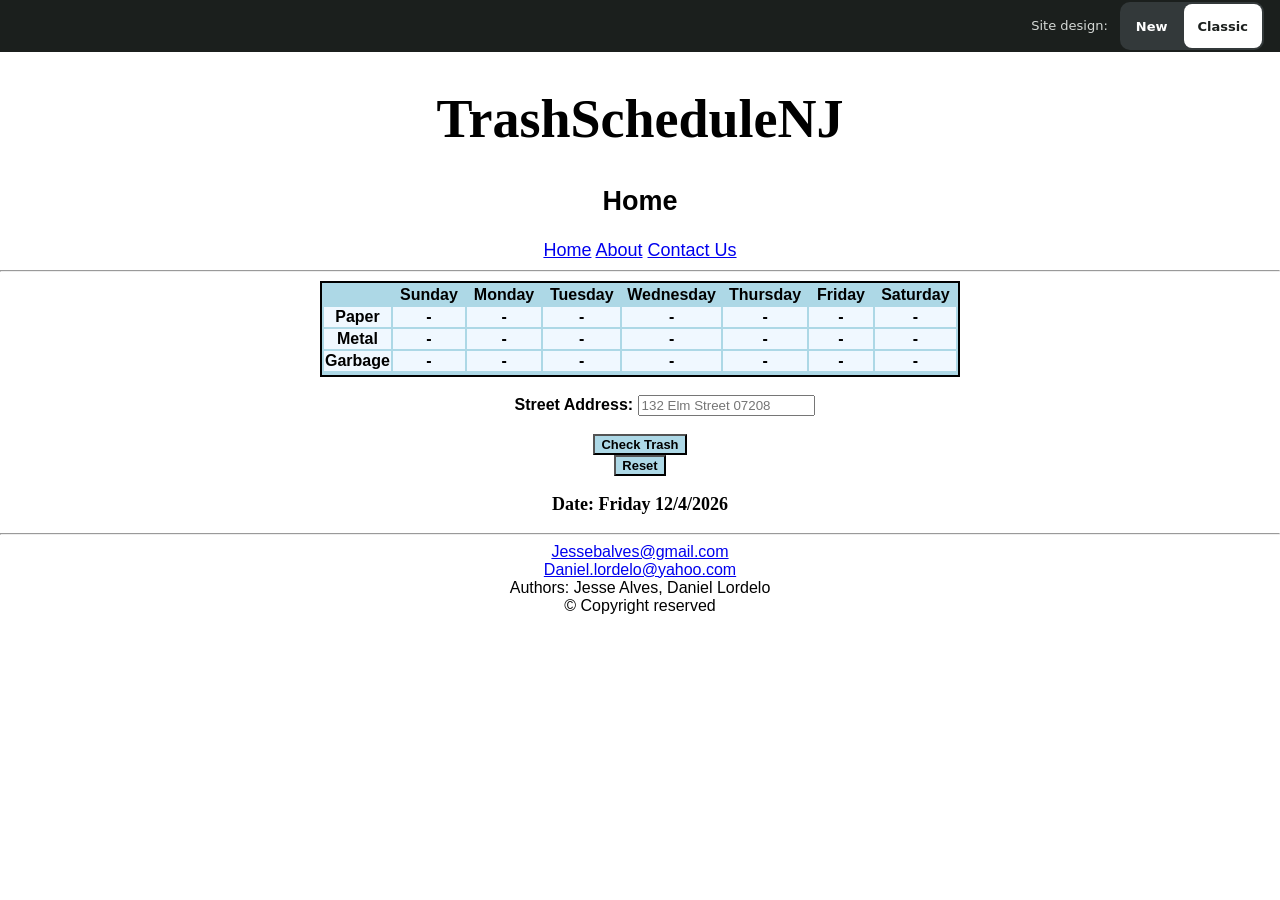
<file: Trash_Schedule_Website/classic/index.html>
<!DOCTYPE html>
<html lang="en">
    <head>
        <meta charset="UTF-8">
        <meta name = "viewport" content="width=device-width, initial-scale =1.0">
        <title>TrashScheduleNJ - Home</title>
        <link rel="stylesheet" href="style.css">
        <!--Browser tab icon: a wastebin-->
        <link rel="icon" href="../favicon.svg" type="image/svg+xml">
        <link rel="icon" href="../favicon.ico" sizes="32x32 48x48">
        <link rel="apple-touch-icon" href="../apple-touch-icon.png">
        <!--The "Site design: New | Classic" bar, see design-switch.js-->
        <script src="../design-switch.js" data-ui="classic"></script>
        </head>
        <body>

            <!--Header-->
            <header style="text-align: center;font-size: large;">
            <h1>TrashScheduleNJ</h1>
            <h2>Home</h2>
            <a href="index.html">Home</a>
            <a href="about.html">About</a>
            <a href="contact.html">Contact Us</a>
            <hr>
            </header>

                <!--Main-->
                <main>
                        <!--Table-->
                        <table id = "trash_table" align="center">
                            <!--Table Row-->
                            <tr align="center" style = "background-color: lightblue;">
                                <!--Table Header-->
                                <!--Days of the week-->
                                <th ></th>
                                <th width= "150">Sunday</th>
                                <th width= "150">Monday</th>
                                <th width= "150">Tuesday</th>
                                <th width= "150">Wednesday</th>
                                <th width= "150">Thursday</th>
                                <th width= "150">Friday</th>
                                <th width ="150">Saturday</th>
                            </tr>
                            <tr style = "background-color: aliceblue;">
                                <!--Paper Table Row-->
                                <th>Paper</th>
                                <th class = "Paper" id = "Sunday">-</th>
                                <th class = "Paper" id ="Monday">-</th>
                                <th class = "Paper" id ="Tuesday">-</th>
                                <th class = "Paper" id ="Wednesday">-</th>
                                <th class = "Paper" id = "Thursday">-</th>
                                <th class = "Paper" id = "Friday">-</th>
                                <th class = "Paper" id = "Saturday">-</th>
                            </tr>
                            <tr style = "background-color: aliceblue;">
                                <!--Metal Table Row-->
                                <th>Metal</th>
                                <th class = "Metal" id ="Sunday">-</th>
                                <th class = "Metal" id ="Monday">-</th>
                                <th class = "Metal" id ="Tuesday">-</th>
                                <th class = "Metal" id ="Wednesday">-</th>
                                <th class = "Metal" id ="Thursday">-</th>
                                <th class = "Metal" id = "Friday">-</th>
                                <th class = "Metal" id = "Saturday">-</th>
                            </tr>
                            <tr style = "background-color: aliceblue;">
                                <!--Garbage Table Row-->
                                <th>Garbage</th>
                                <th class = "Garbage" id = "Sunday">-</th>
                                <th class = "Garbage" id ="Monday">-</th>
                                <th class = "Garbage" id ="Tuesday">-</th>
                                <th class = "Garbage" id ="Wednesday">-</th>
                                <th class = "Garbage" id = "Thursday">-</th>
                                <th class = "Garbage" id = "Friday">-</th>
                                <th class = "Garbage" id = "Saturday">-</th>
                            </tr>
                            <tr>
                                
                            </tr>
                        </table>         
            <br>

            <!--Form that is sent to test_server.py-->
            <form id = "test_server">

                <div id = "testo2">
                <label  for = "address"><b>Street Address: </b> </label>
                <!--<br> stands for line break, or next line. Similar to \n in python and c-->
                <input type = "text" id = "address" placeholder="132 Elm Street 07208" name = "address" required><br></br>
                </div>

                <div id = "table_buttons">
                <!--Submit button-->
                <button type="submit">Check Trash</button><br>
                <!--Reset button-->
                <button id = "reset" type="reset">Reset</button>
                </div>


                <h3 style ="text-align: center" id = "cmon"></h3>
                <h3 style="text-align: center;" id = "displayed_date"></h3>
                <h3 style = "text-align: center" id = "com3"></h3>
                <h3 style = "text-align: center" id = "com2"></h3>
            </form>
            <hr>
            </main>
            
            <!--Footer-->
            <footer style = "text-align: center;">
            <a href="mailto:jessebalves@gmail.com">Jessebalves@gmail.com</a><br>
            <a href="mailto:daniellordelo@gmail.com">Daniel.lordelo@yahoo.com</a><br>
            Authors: Jesse Alves, Daniel Lordelo<br>
            &copy; Copyright reserved<br>
            </footer>

            <!--Linking HTML document to javascript file-->
            <script src="index.js"></script>
            </body>
</html>
</file>
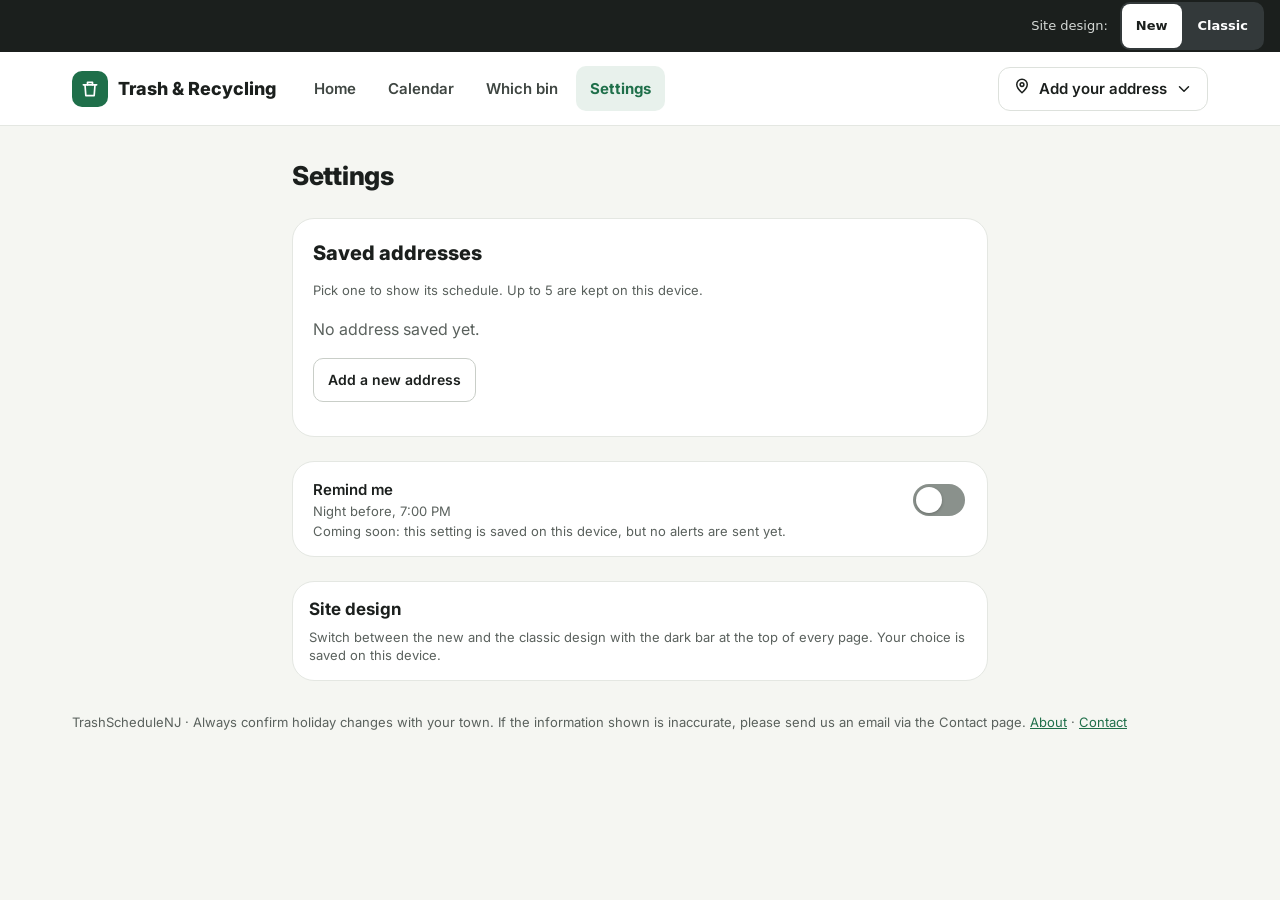
<file: Trash_Schedule_Website/settings.html>
<!DOCTYPE html>
<html lang="en">
<head>
<meta charset="UTF-8">
<meta name="viewport" content="width=device-width, initial-scale=1.0">
<meta name="theme-color" content="#1B1F1D">
<title>TrashScheduleNJ - Settings</title>
<link rel="preconnect" href="https://fonts.googleapis.com">
<link rel="preconnect" href="https://fonts.gstatic.com" crossorigin>
<link rel="stylesheet" href="https://fonts.googleapis.com/css2?family=Inter:wght@400;500;600;700;800&display=swap">
<link rel="stylesheet" href="app.css">
<!--Browser tab icon: a wastebin-->
<link rel="icon" href="favicon.svg" type="image/svg+xml">
<link rel="icon" href="favicon.ico" sizes="32x32 48x48">
<link rel="apple-touch-icon" href="apple-touch-icon.png">
<!--The "Site design: New | Classic" bar, shared with the classic pages-->
<script src="design-switch.js" data-ui="new"></script>
</head>
<body data-page="settings">
<a class="skip-link" href="#main">Skip to content</a>
<main id="main" class="single">
    <h1 class="page-title">Settings</h1>
    <section class="card setup" aria-labelledby="addr-title">
        <h2 class="card-title" id="addr-title">Saved addresses</h2>
        <p class="small muted">Pick one to show its schedule. Up to 5 are kept on this device.</p>
        <ul class="saved-list" id="settings-addresses" aria-labelledby="addr-title"></ul>
        <div class="button-row">
            <button type="button" class="button" id="change-address">Add a new address</button>
            <button type="button" class="button" id="forget" hidden>Forget all addresses</button>
        </div>
        <p class="small muted" role="status" id="forget-done"></p>
    </section>
    <section class="card remind" id="remind-card" aria-label="Reminders"><div id="remind"></div></section>
    <section class="card card-pad" aria-labelledby="design-title">
        <h2 class="card-title" id="design-title">Site design</h2>
        <p class="muted small" style="margin-top:6px">Switch between the new and the classic design with the dark bar at the top of every page. Your choice is saved on this device.</p>
    </section>
</main>
<script src="app.js"></script>
</body>
</html>
</file>
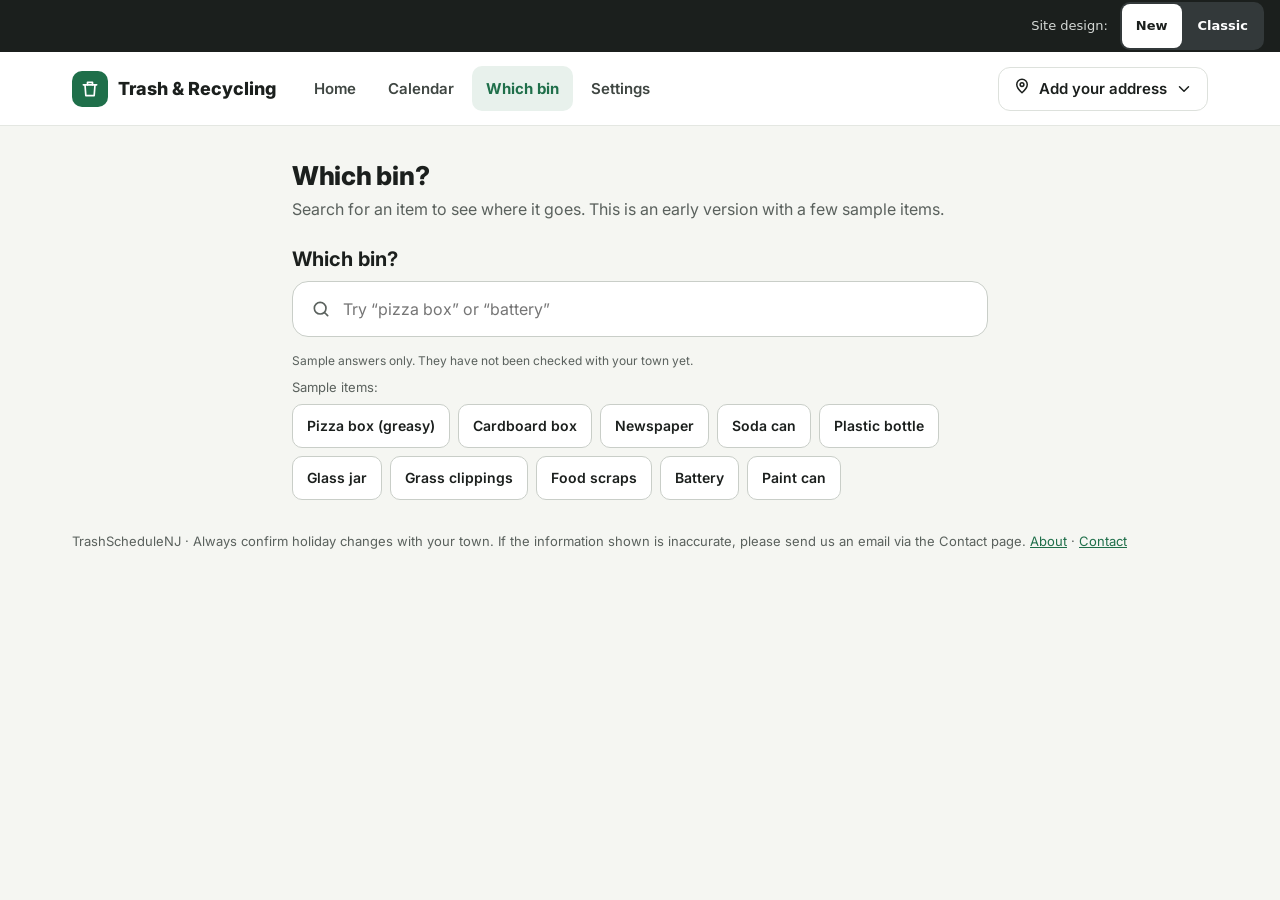
<file: Trash_Schedule_Website/which-bin.html>
<!DOCTYPE html>
<html lang="en">
<head>
<meta charset="UTF-8">
<meta name="viewport" content="width=device-width, initial-scale=1.0">
<meta name="theme-color" content="#1B1F1D">
<title>TrashScheduleNJ - Which bin</title>
<link rel="preconnect" href="https://fonts.googleapis.com">
<link rel="preconnect" href="https://fonts.gstatic.com" crossorigin>
<link rel="stylesheet" href="https://fonts.googleapis.com/css2?family=Inter:wght@400;500;600;700;800&display=swap">
<link rel="stylesheet" href="app.css">
<!--Browser tab icon: a wastebin-->
<link rel="icon" href="favicon.svg" type="image/svg+xml">
<link rel="icon" href="favicon.ico" sizes="32x32 48x48">
<link rel="apple-touch-icon" href="apple-touch-icon.png">
<!--The "Site design: New | Classic" bar, shared with the classic pages-->
<script src="design-switch.js" data-ui="new"></script>
</head>
<body data-page="which-bin">
<a class="skip-link" href="#main">Skip to content</a>
<main id="main" class="single">
    <div>
        <h1 class="page-title">Which bin?</h1>
        <p class="page-lead">Search for an item to see where it goes. This is an early version with a few sample items.</p>
    </div>
    <!--PLACEHOLDER: sample data from data/which-bin/<county>.json-->
    <section class="which" id="which"></section>
</main>
<script src="app.js"></script>
</body>
</html>
</file>
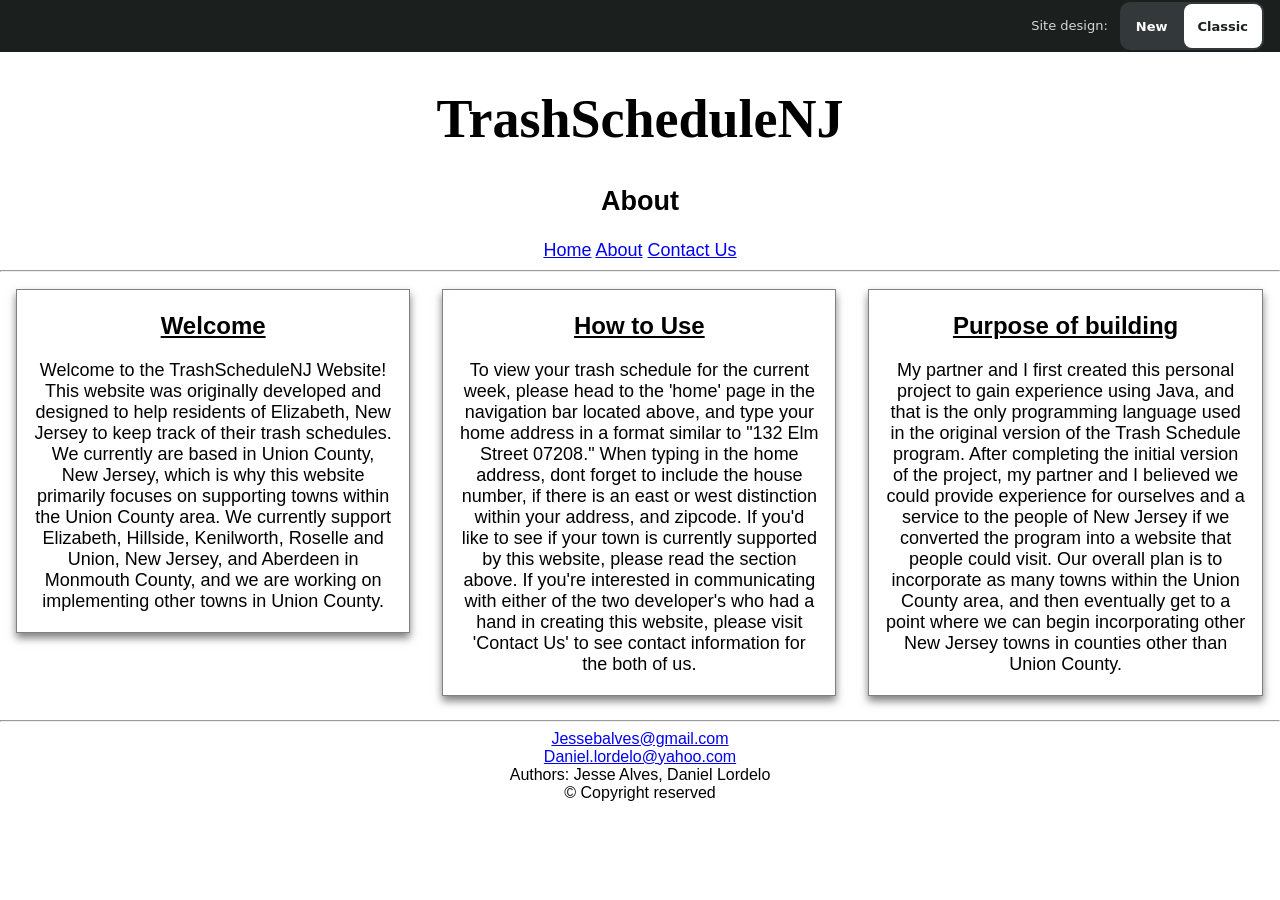
<file: Trash_Schedule_Website/classic/about.html>
<!DOCTYPE html>
<html lang="en">
    <head>
        <meta charset="UTF-8">
        <meta name = "viewport" content="width=device-width, initial-scale =1.0">
        <Title>TrashScheduleNJ - About</Title>
        <link rel = "stylesheet" href = "style.css">
        <!--Browser tab icon: a wastebin-->
        <link rel="icon" href="../favicon.svg" type="image/svg+xml">
        <link rel="icon" href="../favicon.ico" sizes="32x32 48x48">
        <link rel="apple-touch-icon" href="../apple-touch-icon.png">
        <!--The "Site design: New | Classic" bar, see design-switch.js-->
        <script src="../design-switch.js" data-ui="classic"></script>
    </head>


    <body>

        <!--Header-->
        <header style = "text-align: center;font-size: large;">
            <h1>TrashScheduleNJ</h1>
            <h2>About</h2>
            <!--Links to the other html pages-->
            <a href = "index.html">Home</a>
            <a href = "about.html">About</a>
            <a href = "contact.html">Contact Us</a><hr>
        </header>
    
        <!--Main-->
        <main>
            <!--Welcome to Website Paragraph-->
            <!--Code altered from: https://www.w3schools.com/howto/howto_css_about_page.asp-->
            <div class="column">
            <div class="card">
            <div class="container">
                <h2 align="center"><u>Welcome</u></h2>
                <p align="center" style = "font-size: 18px;">Welcome to the TrashScheduleNJ Website!
                     This website was originally developed and designed to help residents of Elizabeth, New Jersey
                     to keep track of their trash schedules. We currently are based in Union County, New Jersey,
                      which is why this website primarily focuses on supporting towns within the Union County area.
                    We currently support Elizabeth, Hillside, Kenilworth, Roselle and Union, New Jersey, and Aberdeen in Monmouth County, and we are working on implementing
                other towns in Union County.</p>
            </div>
            </div>
            </div>

            <!--How to Use Paragraph-->
            <div class="column">
            <div class="card">
            <div class="container">
            <h2 align="center"><u>How to Use</u></h2>
            <p align="center" style = "font-size: 18px;">To view your trash schedule for the current week,
                 please head to the 'home' page in the navigation bar located above, and type your home address
                  in a format similar to "132 Elm Street 07208." When typing in the home address, dont forget to
                   include the house number, if there is an east or west distinction within your address, and zipcode.
                    If you'd like to see if your town is currently supported by this website, please read the section above.
                    If you're interested in communicating with either of the two
                      developer's who had a hand in creating this website, please visit 'Contact Us' to see contact
                       information for the both of us.</p>
            </div>
            </div>
            </div>

            <!--Purpose of Building Paragraph-->
            <div class="column">
            <div class="card">
            <div class="container">
            <h2 align="center"><u>Purpose of building</u></h2>
            <p align="center" style = "font-size: 18px;">My partner and I first created this personal project to gain experience
                using Java, and that is the only programming language used in the original version of the Trash Schedule program.
                 After completing the initial version of the project, my partner and I believed we could provide experience for ourselves and a service to the people of New Jersey if
                 we converted the program into a website that people could visit. Our overall plan is to incorporate as 
                 many towns within the Union County area, and then eventually get to a
                   point where we can begin incorporating other New Jersey towns in counties other than Union County.</p>
            </div>
            </div>
            </div>
            </div>
            <hr>
        </main>

        <!--Footer-->
            <footer style = "text-align: center;">
            <a href="mailto:jessebalves@gmail.com">Jessebalves@gmail.com</a><br>
            <a href="mailto:daniellordelo@gmail.com">Daniel.lordelo@yahoo.com</a><br>
            Authors: Jesse Alves, Daniel Lordelo<br>
            &copy; Copyright reserved<br><br>
        </footer>
    </body>
</html>
</file>
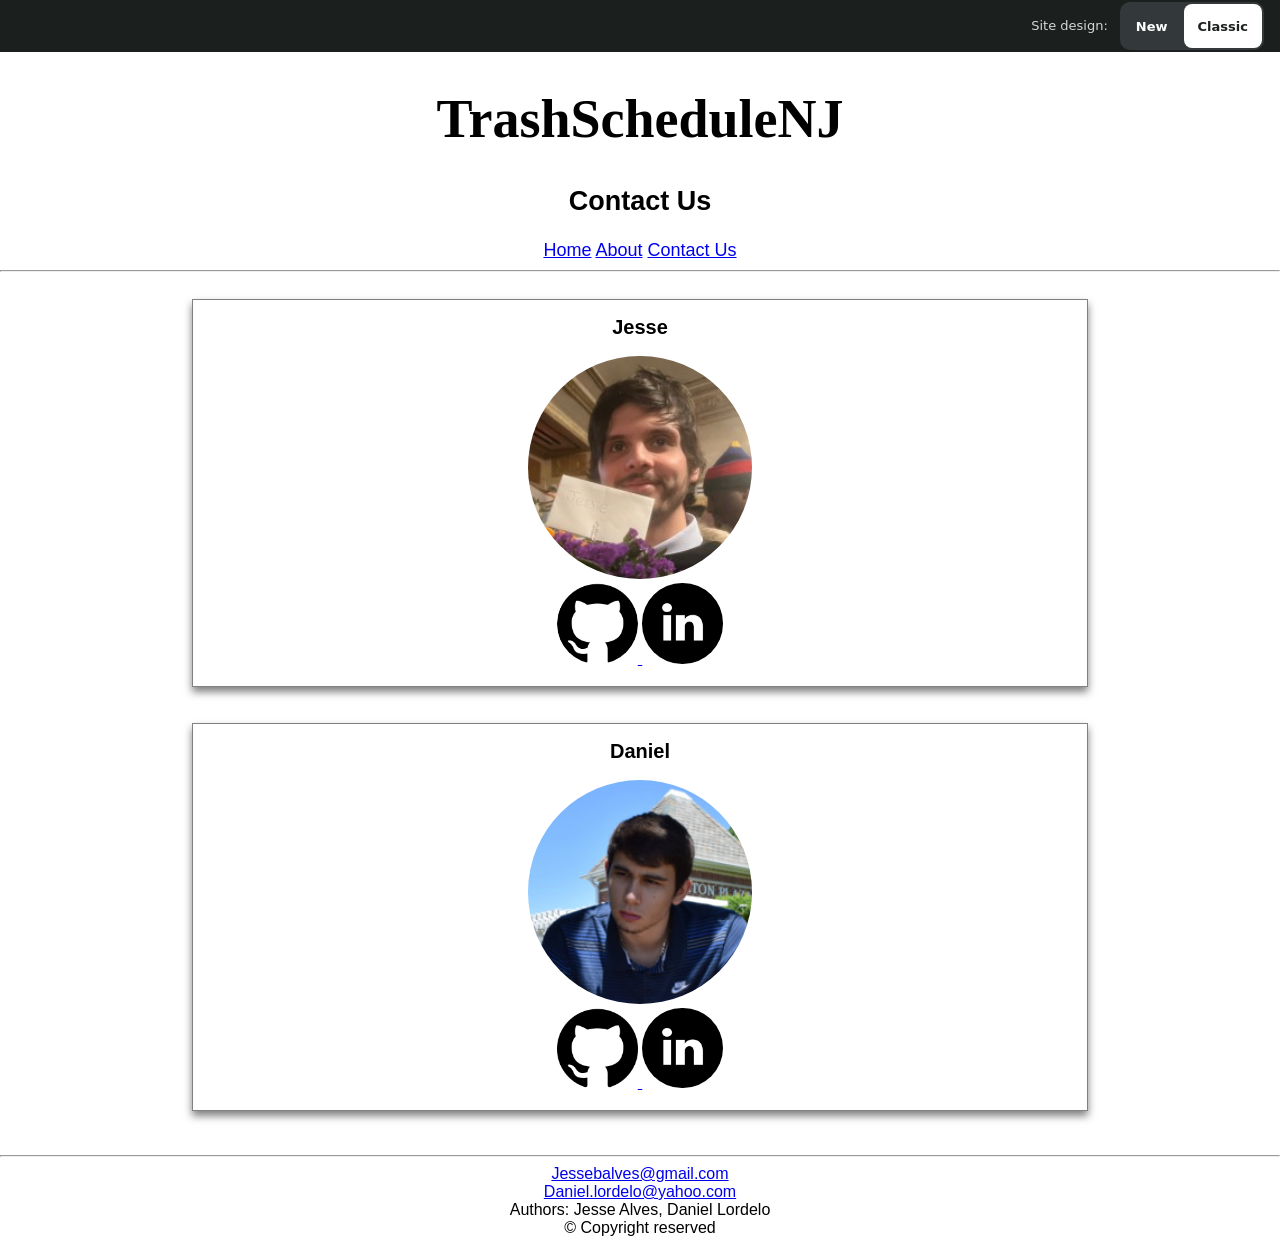
<file: Trash_Schedule_Website/classic/contact.html>
<!DOCTYPE html>
<html lang="en">
    <head>
        <meta charset="UTF-8">
        <meta name = "viewport" content="width=device-width, initial-scale =1.0">
        <Title>TrashScheduleNJ - Contact</Title>
        <link rel = "stylesheet" href = "style.css">
        <!--Browser tab icon: a wastebin-->
        <link rel="icon" href="../favicon.svg" type="image/svg+xml">
        <link rel="icon" href="../favicon.ico" sizes="32x32 48x48">
        <link rel="apple-touch-icon" href="../apple-touch-icon.png">
        <!--The "Site design: New | Classic" bar, see design-switch.js-->
        <script src="../design-switch.js" data-ui="classic"></script>
    </head>
    <body>

        <!--Header-->
        <header style = "text-align: center;font-size: large;">
            <h1>TrashScheduleNJ</h1>
            <h2>Contact Us</h2>
            <a href = "index.html">Home</a>
            <a href = "about.html">About</a>
            <a href = "contact.html">Contact Us</a><hr>
        </header>


        <!--Main-->
        <main>    

            <!--Meet the developers-->
            <!--<h3 style="text-align: center;font-size: 32px;"><u>Developers of TrashScheduleNJ</u></h3>-->

            <!--Jess-->
            <br>
            <div id = "testo1">
            <h2 style="font-size:20px;display: block;position: relative;">Jesse</h2>
            <img src = TrashSchedule_Images/Jess_Ugly_Ass.jpg id = "profile_pic" width = "25%"  style = "border-radius: 50%;display: inline-block;">

            <br>
            <a href = https://github.com/Jessebalves>
                <img src = "TrashSchedule_Images/Ghub_icon.png" id = "GitHub_Icon" alt = "Check out my GitHub" style = "display:inline-block;border-radius: 50%;" height="auto" width = "9%">
                </a>
    
                <a href = "https://www.linkedin.com/in/jessebalves10/" alt="My LinkedIn Page">
                    <img src = "TrashSchedule_Images/ohyeavector.png" id="LIN" style = "display:inline-block;border-radius: 50%;" width="9%" >
                </a> 
            <br><br>
            </div>
            <br><br>
            

            <!--Dan-->
            <div id="testo1">
            <h2 style="font-size: 20px;display: block;position: relative;">Daniel</h2>
            <img src = TrashSchedule_Images/Dan_Ugly_Ass.jpg id = "profile_pic" width = "25%" style = "border-radius: 50%;position: relative;display: inline-block;margin: auto;">
            <br>

            <a href = https://github.com/dmancanslam>
                <img src = "TrashSchedule_Images/Ghub_icon.png" id = "GitHub_Icon" alt = "Check out my GitHub" style = "display:inline-block;border-radius: 30%;" height="auto" width = "9%">
            </a>

            <a href = "https://www.linkedin.com/in/daniel-lordelo-20232/" alt="My LinkedIn Page">
                <img src = "TrashSchedule_Images/ohyeavector.png" id="LIN" style = "display:inline-block; border-radius: 50%;" width="9%" height="auto">
            </a>

            <br><br>
            </div>
            <br><br>
            
        </main>

        <!--Footer-->
        <footer style = "text-align: center;">
            <hr>
            <a href="mailto:jessebalves@gmail.com">Jessebalves@gmail.com</a><br>
            <a href="mailto:daniellordelo@gmail.com">Daniel.lordelo@yahoo.com</a><br>
            Authors: Jesse Alves, Daniel Lordelo<br>
            &copy; Copyright reserved<br><br>
        </footer>
    </body>
</html>
</file>
<file: Trash_Schedule_Website/classic/style.css>
/*General elements styled*/ 
header{
    text-align: center;
    font-size: large;
}

h1{
    display: block;
    text-align: center;
    font-size: 3em;
    font-family: "Comic Sans";
    font-style: bold;
}

h3{
    font-family: "Times New Roman";
    font-weight: 600;
    font-style: bold;
    font-size: large;
}

label{
    text-align: center;
    justify-content: center;
    display: inline-block;
    padding-left: 35%;
}

button{
    background-color: lightblue;
    font-size: 90%;
    font-weight: bold;
}

/*Elements with IDs styled*/ 
#trash_table{
    width: 50%;
    height: 100%;
    border: 2px solid;
    background-color: lightblue;
}

#testo1{
    display: block;
    margin-left: auto;
    margin-right: auto;
    width: 70%;
    border: 1px solid gray;
    box-shadow: 0 5px 8px 0 rgba(0, 0, 0, 0.5);
    text-align: center;
}

#my_p{
    font-size: 2.5em;
}

#GitHub_Icon{
    display: inline-block;
    border-radius: 50%; 
}

#logo{
    display:block; 
    margin: auto; 
}

#table_buttons{
    text-align: center;
    justify-content: center;  
    align-items: center;  
    margin: 0;
    padding: 0;
    border: none;
    outline: none;
    overflow: hidden;
    font-size: 90%;
    cursor: pointer;
}

#testo2{
    align-items: center;
    margin-left: 8%;
}

/*Code snipped altered from: https://www.w3schools.com/howto/howto_css_about_page.asp --------------*/
body {
  font-family: Arial, Helvetica, sans-serif;
  margin: 0;
}

html {
  box-sizing: border-box;
}

*, *:before, *:after {
  box-sizing: inherit;
}

.column {
  float: left;
  width: 33.3%;
  margin-bottom: 16px;
  padding: 0 8px;
}

.card {
  box-shadow: 0 5px 8px 0 rgba(0, 0, 0, 0.5);
  border:1px solid gray;
  margin: 8px;
}

.container {
  padding: 2px 16px;
}
/*----------------------------------------------------*/

/* This section of CSS is designated for phone screen viewing */
@media screen and (max-width:650px){
    #trash_table{
        font-size: 90%;
        font-family: "Comic Sans";
    }
    #profile_pic{
        width:30%;
    }
    #GitHub_Icon{
        width:12%;
    }
    #LIN{
        width:12%;
    }
    #testo1{
        width:80%;
    }
    #testo2{
        margin-left: -10%;
    }
    .column {
        width: 100%;
        display: block;
  }
}
</file>
<file: Trash_Schedule_Website/app.css>
/* The new design of TrashScheduleNJ. Mobile first: one column, bottom menu.
   From 900px wide: top menu and two columns. Change the main color with --accent. */
:root{
    --accent: #1F6F4A;
    --accent-dark: #16533A;
    --accent-soft: #E8F1EC;
    --page: #F5F6F2;
    --card: #FFFFFF;
    --text: #1B1F1D;
    --text-2: #5A615D;
    --text-nav: #3F4642;
    --line: #E4E7E2;
    --line-soft: #EDEFEB;
    --field-line: #C9CEC8;
    --button-line: #DDE1DC;
    --warn-bg: #FFF4DE;
    --warn-line: #F0C978;
    --warn-text: #5C3800;
    --warn-icon: #8A5300;
    --error: #A3261B;
    --switch-off: #8A918C;
    --radius-xl: 24px;
    --radius-l: 20px;
    --radius-m: 16px;
    --radius-s: 12px;
}

*, *::before, *::after{ box-sizing: border-box; }
[hidden]{ display: none !important; }

html{ -webkit-text-size-adjust: 100%; }
body{
    margin: 0;
    background: var(--page);
    color: var(--text);
    font-family: Inter, system-ui, -apple-system, "Segoe UI", Roboto, sans-serif;
    font-size: 15px;
    line-height: 1.4;
    /* Room for the bottom menu */
    padding-bottom: calc(84px + env(safe-area-inset-bottom));
}
a{ color: var(--accent); }
a:hover{ color: var(--accent-dark); }
h1, h2, h3, p{ margin: 0; }
button, input, select{ font: inherit; color: inherit; }
button{ cursor: pointer; }
:focus-visible{ outline: 3px solid var(--accent); outline-offset: 2px; }
.next :focus-visible{ outline-color: #FFFFFF; }
svg{ flex-shrink: 0; }

.visually-hidden{
    position: absolute; width: 1px; height: 1px; margin: -1px; padding: 0;
    overflow: hidden; clip: rect(0 0 0 0); white-space: nowrap; border: 0;
}
.skip-link{
    position: absolute; left: 16px; top: -100px; z-index: 20;
    background: var(--card); padding: 12px 16px; border-radius: var(--radius-s); font-weight: 700;
}
.skip-link:focus{ top: 64px; }

/* ------------------------------------------------------------------ header */
.site-header{ background: transparent; }
.header-inner{
    max-width: 1200px; margin: 0 auto; padding: 20px 20px 0;
    display: flex; align-items: center; gap: 12px;
}
.brand{ display: none; align-items: center; gap: 10px; min-height: 44px; text-decoration: none; color: var(--text); }
.brand-mark{
    width: 36px; height: 36px; border-radius: 10px; background: var(--accent); color: #FFFFFF;
    display: flex; align-items: center; justify-content: center;
}
.brand-name{ font-size: 18px; font-weight: 800; }
.top-nav{ display: none; }
.address-block{ display: flex; flex-direction: column; gap: 2px; min-width: 0; flex: 1; position: relative; }
.address-caption{ font-size: 13px; font-weight: 500; color: var(--text-2); }
.address-button{
    display: flex; align-items: center; gap: 6px; padding: 0; border: none; background: none;
    font-size: 18px; font-weight: 700; color: var(--text); min-height: 44px; text-align: left; max-width: 100%;
}
.address-button .pin{ display: none; }
.address-text{ overflow: hidden; text-overflow: ellipsis; white-space: nowrap; }
.icon-button{
    width: 44px; height: 44px; border-radius: 22px; border: 1px solid var(--button-line); background: var(--card);
    display: flex; align-items: center; justify-content: center; color: var(--text); text-decoration: none;
}
.icon-button:hover{ color: var(--text); background: var(--page); }

/* ---------------------------------------------------------------- layout */
main{
    max-width: 1200px; margin: 0 auto; padding: 20px;
    display: flex; flex-direction: column; gap: 20px;
}
.col{ display: contents; }
.page-title{ font-size: 26px; font-weight: 800; letter-spacing: -0.01em; }
.page-lead{ color: var(--text-2); margin-top: 4px; }

/* On a phone the cards are one list in this order, as in the mobile mockup */
.o-setup{ order: 0; } .o-next{ order: 1; } .o-holiday{ order: 2; } .o-notes{ order: 3; }
.o-coming{ order: 4; } .o-remind{ order: 5; } .o-bin{ order: 6; } .o-cal{ order: 7; }
/* Calendar page on a phone: the month view above the Next pickups list. On desktop each
   column keeps this same order, so the two columns do not change */
.cal-title{ order: 1; } .cal-status{ order: 2; } .cal-holiday{ order: 3; }
.cal-month{ order: 4; } .cal-list{ order: 5; } .cal-add{ order: 6; }

.desktop-only{ display: none !important; }
.card{ background: var(--card); border: 1px solid var(--line); border-radius: var(--radius-l); }
.card-pad{ padding: 16px; }
.card-title{ font-size: 17px; font-weight: 700; }
.muted{ color: var(--text-2); }
.small{ font-size: 13px; }

/* --------------------------------------------------------- next pickup card */
.next{
    background: var(--accent); color: #FFFFFF; border-radius: var(--radius-xl); padding: 22px;
    display: flex; flex-direction: column; gap: 18px;
}
.next-top{ display: flex; justify-content: space-between; align-items: flex-start; gap: 12px; }
.next-heading{ display: flex; flex-direction: column; gap: 4px; min-width: 0; }
.eyebrow{ font-size: 13px; font-weight: 600; letter-spacing: 0.06em; text-transform: uppercase; }
.next-day{ font-size: 40px; font-weight: 800; line-height: 1.05; letter-spacing: -0.02em; }
.next-date{ font-size: 16px; font-weight: 500; }
.countdown{
    background: #FFFFFF; color: var(--accent); border-radius: var(--radius-m); padding: 10px 14px;
    display: flex; flex-direction: column; align-items: center; min-width: 56px;
}
.countdown-num{ font-size: 28px; font-weight: 800; line-height: 1; }
.countdown-unit{ font-size: 12px; font-weight: 600; }
.bins{
    list-style: none; margin: 0; padding: 0;
    display: grid; grid-template-columns: repeat(auto-fill, minmax(150px, 1fr)); gap: 10px;
}
.bin{
    background: #FFFFFF; border-radius: var(--radius-m); padding: 12px;
    display: flex; align-items: center; gap: 10px; color: var(--text); min-width: 0;
}
.bin-icon{
    width: 40px; height: 40px; border-radius: var(--radius-s); color: #FFFFFF;
    display: flex; align-items: center; justify-content: center; flex-shrink: 0;
}
.bin-text{ display: flex; flex-direction: column; min-width: 0; }
.bin-name{ font-size: 15px; font-weight: 700; line-height: 1.25; }
.bin-short{ font-size: 12px; font-weight: 500; color: var(--text-2); }
.bin-moved{ font-size: 12px; font-weight: 600; color: var(--warn-icon); }
.curb{ font-size: 14px; font-weight: 500; display: flex; gap: 10px; align-items: flex-start; }
/* After the pickup hours: a gentle note, not an alarm */
.curb-missed{ background: rgba(255, 255, 255, 0.10); border-radius: var(--radius-s); padding: 12px 14px; line-height: 1.45; }
.place{ font-size: 13px; font-weight: 500; opacity: 0.95; }
.next-message{ font-size: 16px; font-weight: 500; }

/* ----------------------------------------------------------- holiday notice */
.notice{
    background: var(--warn-bg); border: 1px solid var(--warn-line); border-radius: var(--radius-m);
    padding: 14px 16px; display: flex; gap: 12px; align-items: flex-start; color: var(--warn-text);
}
.notice-body{ display: flex; flex-direction: column; gap: 4px; }
.notice-title{ font-size: 14px; font-weight: 700; }
.notice-body p{ font-size: 14px; line-height: 1.4; }

.notes-list{ margin: 8px 0 0; padding-left: 20px; color: var(--text-2); font-size: 14px; }
.notes-list li + li{ margin-top: 4px; }
/* A town's most important note (Cranford: no township trash pickup), 2px bigger than the rest */
.notes-list .note-important{ font-size: 16px; }

/* -------------------------------------------------------------- coming up */
.section-head{ display: flex; justify-content: space-between; align-items: center; }
.section-head a{ font-size: 14px; font-weight: 600; text-decoration: none; padding: 12px 0; min-height: 44px; display: inline-flex; align-items: center; }
.coming{ display: flex; flex-direction: column; gap: 10px; }
.coming .section-head h2{ font-size: 20px; font-weight: 800; }
.pickup-list{ list-style: none; margin: 0; padding: 0; }
.pickup-row{ display: flex; align-items: center; gap: 14px; padding: 14px 16px; }
.pickup-row + .pickup-row{ border-top: 1px solid var(--line-soft); }
.pickup-when{ width: 48px; display: flex; flex-direction: column; align-items: center; flex-shrink: 0; }
.pickup-dow{ font-size: 12px; font-weight: 600; color: var(--text-2); text-transform: uppercase; }
.pickup-dom{ font-size: 20px; font-weight: 800; line-height: 1.2; }
.pickup-what{ flex: 1; display: flex; flex-direction: column; gap: 6px; min-width: 0; }
.pickup-title{ font-size: 15px; font-weight: 600; }
.tags{ display: flex; flex-wrap: wrap; gap: 6px; }
.tag{ font-size: 12px; font-weight: 600; color: #FFFFFF; border-radius: 8px; padding: 3px 8px; }
.moved{ font-size: 12px; font-weight: 600; color: var(--warn-icon); }
.empty-row{ padding: 16px; color: var(--text-2); }

/* -------------------------------------------------------------- reminder */
.remind{ padding: 14px 16px; display: flex; flex-direction: column; gap: 6px; }
.remind-row{ display: flex; align-items: center; gap: 14px; }
.remind-text{ flex: 1; display: flex; flex-direction: column; gap: 2px; }
.remind-title{ font-size: 15px; font-weight: 600; }
.switch{
    width: 56px; height: 44px; padding: 0; border: none; background: none;
    display: flex; align-items: center; justify-content: center; border-radius: 22px;
}
.switch-track{
    width: 52px; height: 32px; border-radius: 16px; background: var(--switch-off);
    display: flex; align-items: center; padding: 3px; justify-content: flex-start; transition: background .15s;
}
.switch[aria-pressed="true"] .switch-track{ background: var(--accent); justify-content: flex-end; }
.switch-knob{ width: 26px; height: 26px; border-radius: 13px; background: #FFFFFF; box-shadow: 0 1px 3px rgba(0,0,0,.25); }

/* ------------------------------------------------------------- which bin */
.which{ display: flex; flex-direction: column; gap: 8px; }
.which label{ font-size: 17px; font-weight: 700; }
.search-box{
    display: flex; align-items: center; gap: 10px; background: var(--card);
    border: 1px solid var(--field-line); border-radius: 14px; padding: 0 14px; height: 50px;
}
.search-box:focus-within{ border-color: var(--accent); box-shadow: 0 0 0 2px var(--accent); }
.search-box input{
    flex: 1; border: none; outline: none; font-size: 16px; background: transparent; height: 100%; min-width: 0;
}
.which-results{ list-style: none; margin: 0; padding: 0; display: flex; flex-direction: column; gap: 8px; }
.which-result{
    background: var(--card); border: 1px solid var(--line); border-radius: var(--radius-m);
    padding: 12px; display: flex; align-items: center; gap: 12px;
}
.which-result .bin-icon{ width: 36px; height: 36px; border-radius: 10px; }
.which-none{ font-size: 14px; color: var(--text); }
.sample-note{ font-size: 12px; color: var(--text-2); }

/* ------------------------------------------------------- add to calendar */
.addcal{ padding: 16px; display: flex; flex-direction: column; gap: 10px; }
.button-row{ display: flex; flex-wrap: wrap; gap: 8px; }
.button{
    min-height: 44px; display: inline-flex; align-items: center; gap: 8px; padding: 0 14px;
    border-radius: 10px; border: 1px solid var(--field-line); background: var(--card);
    text-decoration: none; font-size: 14px; font-weight: 600; color: var(--text);
}
.button:hover{ color: var(--text); background: var(--page); }
.button[aria-disabled="true"], .button:disabled{ opacity: .55; cursor: not-allowed; }
.button-primary{ background: var(--accent); border-color: var(--accent); color: #FFFFFF; }
.button-primary:hover{ background: var(--accent-dark); color: #FFFFFF; }

/* --------------------------------------------------------- address form */
.setup{ padding: 20px; display: flex; flex-direction: column; gap: 14px; }
.setup h2{ font-size: 20px; font-weight: 800; }
.fields{ display: grid; grid-template-columns: repeat(auto-fill, minmax(140px, 1fr)); gap: 12px; }
.field{ display: flex; flex-direction: column; gap: 4px; }
.field-wide{ grid-column: span 2; }
.field label{ font-size: 13px; font-weight: 600; color: var(--text-2); }
.field input, .field select{
    min-height: 44px; border: 1px solid var(--field-line); border-radius: 10px; padding: 0 12px;
    background: var(--card); font-size: 16px; width: 100%;
}
.google-search gmp-place-autocomplete{ width: 100%; }
.link-button{
    border: none; background: none; padding: 0; min-height: 44px; color: var(--accent);
    font-weight: 600; text-decoration: underline; text-align: left;
}
.form-error{ color: var(--error); font-weight: 600; font-size: 14px; }
.form-error:empty{ display: none; }

.status-card{ padding: 20px; color: var(--text-2); }

/* ------------------------------------------------------------ bottom menu */
.bottom-nav{
    position: fixed; left: 0; right: 0; bottom: 0; z-index: 10;
    background: var(--card); border-top: 1px solid var(--line);
    display: grid; grid-template-columns: repeat(4, minmax(0, 1fr));
    padding: 8px 8px calc(8px + env(safe-area-inset-bottom));
}
.bottom-nav a{
    display: flex; flex-direction: column; align-items: center; gap: 4px; padding: 6px 0; min-height: 44px;
    text-decoration: none; color: var(--text-2); font-size: 12px; font-weight: 600;
}
.bottom-nav a[aria-current="page"]{ color: var(--accent); font-weight: 700; }

.site-footer{ max-width: 1200px; margin: 0 auto; padding: 8px 20px 24px; font-size: 13px; color: var(--text-2); }

/* ================================================================ desktop */
@media (min-width: 900px){
    body{ padding-bottom: 0; font-size: 16px; }
    .bottom-nav{ display: none; }
    .site-header{ background: var(--card); border-bottom: 1px solid var(--line); }
    .header-inner{ padding: 14px 32px; gap: 24px; flex-wrap: wrap; }
    .brand{ display: flex; }
    .top-nav{ display: flex; flex-wrap: wrap; gap: 4px; flex: 1; }
    .top-nav a{
        padding: 12px 14px; border-radius: 10px; text-decoration: none;
        font-size: 15px; font-weight: 600; color: var(--text-nav);
    }
    .top-nav a:hover{ background: var(--page); }
    .top-nav a[aria-current="page"]{ color: var(--accent); background: var(--accent-soft); font-weight: 700; }
    .address-block{ flex: 0 1 auto; }
    .address-menu{ left: auto; right: 0; }
    .address-caption{ display: none; }
    .address-button{
        font-size: 15px; font-weight: 600; padding: 0 14px; gap: 8px;
        border: 1px solid var(--button-line); border-radius: var(--radius-s); background: var(--card);
    }
    .address-button .pin{ display: block; }
    .bell{ display: none; }

    main{ padding: 32px; display: grid; grid-template-columns: minmax(0, 1fr) 380px; gap: 24px; align-items: start; }
    main.single{ grid-template-columns: minmax(0, 1fr); max-width: 760px; }
    .col{ display: flex; flex-direction: column; gap: 20px; min-width: 0; }
    .desktop-only:not([hidden]){ display: flex !important; }
    .full{ grid-column: 1 / -1; }

    .next{ border-radius: 28px; padding: 32px; gap: 24px; }
    .eyebrow{ font-size: 14px; }
    .next-day{ font-size: 64px; line-height: 1; }
    .next-date{ font-size: 20px; }
    .countdown{ border-radius: var(--radius-l); padding: 14px 22px; }
    .countdown-num{ font-size: 44px; }
    .countdown-unit{ font-size: 14px; }
    .bins{ gap: 12px; grid-template-columns: repeat(auto-fill, minmax(200px, 1fr)); }
    .bin{ border-radius: 18px; padding: 16px; gap: 14px; }
    .bin-icon{ width: 52px; height: 52px; border-radius: 14px; }
    .bin-name{ font-size: 18px; }
    .bin-short{ font-size: 14px; }
    .curb{ font-size: 16px; }
    .notice{ border-radius: 18px; padding: 16px 20px; }
    .notice-title, .notice-body p{ font-size: 15px; }
    .which label{ font-size: 20px; }
    .search-box{ height: 56px; border-radius: var(--radius-m); padding: 0 18px; }

    /* Coming up is a card of its own on desktop, with the heading inside */
    .coming{ background: var(--card); border: 1px solid var(--line); border-radius: 22px; gap: 0; }
    .coming .section-head{ padding: 8px 20px; border-bottom: 1px solid var(--line-soft); }
    .coming .section-head h2{ font-size: 22px; }
    .coming .card{ border: none; border-radius: 0 0 22px 22px; }
    .pickup-row{ padding: 16px 20px; }
    .pickup-dom{ font-size: 22px; }
    .remind, .addcal, .card{ border-radius: 22px; }
    .remind{ padding: 16px 20px; }
    .addcal{ padding: 16px 20px; }
    .site-footer{ padding: 0 32px 32px; }
}

/* ----------------------------------------------- saved addresses drop-down */
.address-menu{
    position: absolute; top: calc(100% + 6px); left: 0; z-index: 30;
    width: min(340px, calc(100vw - 40px));
    background: var(--card); border: 1px solid var(--line); border-radius: var(--radius-m);
    box-shadow: 0 12px 32px rgba(27, 31, 29, 0.16); padding: 8px;
}
.menu-label{ font-size: 12px; font-weight: 700; letter-spacing: 0.06em; text-transform: uppercase; color: var(--text-2); padding: 8px 8px 4px; }
.menu-status{ font-size: 13px; color: var(--text-2); padding: 6px 8px 0; }
.saved-list{ list-style: none; margin: 0; padding: 0; display: flex; flex-direction: column; gap: 2px; }
.saved-row{ display: flex; align-items: stretch; gap: 2px; }
.saved-use{
    flex: 1; min-width: 0; min-height: 52px; display: flex; align-items: center; gap: 8px;
    padding: 6px 8px; border: none; border-radius: 10px; background: none; text-align: left;
}
.saved-use:hover, .saved-remove:hover, .menu-add:hover{ background: var(--page); }
.saved-use[aria-current="true"]{ background: var(--accent-soft); }
.saved-check{ width: 20px; display: flex; justify-content: center; color: var(--accent); }
.saved-text{ display: flex; flex-direction: column; min-width: 0; }
.saved-line{ font-size: 15px; font-weight: 600; overflow: hidden; text-overflow: ellipsis; white-space: nowrap; }
.saved-town{ font-size: 13px; color: var(--text-2); }
.saved-remove{
    width: 44px; min-height: 44px; border: none; border-radius: 10px; background: none; color: var(--text-2);
    display: flex; align-items: center; justify-content: center;
}
.menu-add{
    width: 100%; min-height: 48px; margin-top: 6px; padding: 0 10px; display: flex; align-items: center; gap: 8px;
    border: none; border-top: 1px solid var(--line-soft); border-radius: 0 0 10px 10px; background: none;
    color: var(--accent); font-weight: 700; text-align: left;
}
.setup .saved-list{ margin: 4px 0; }
</file>
